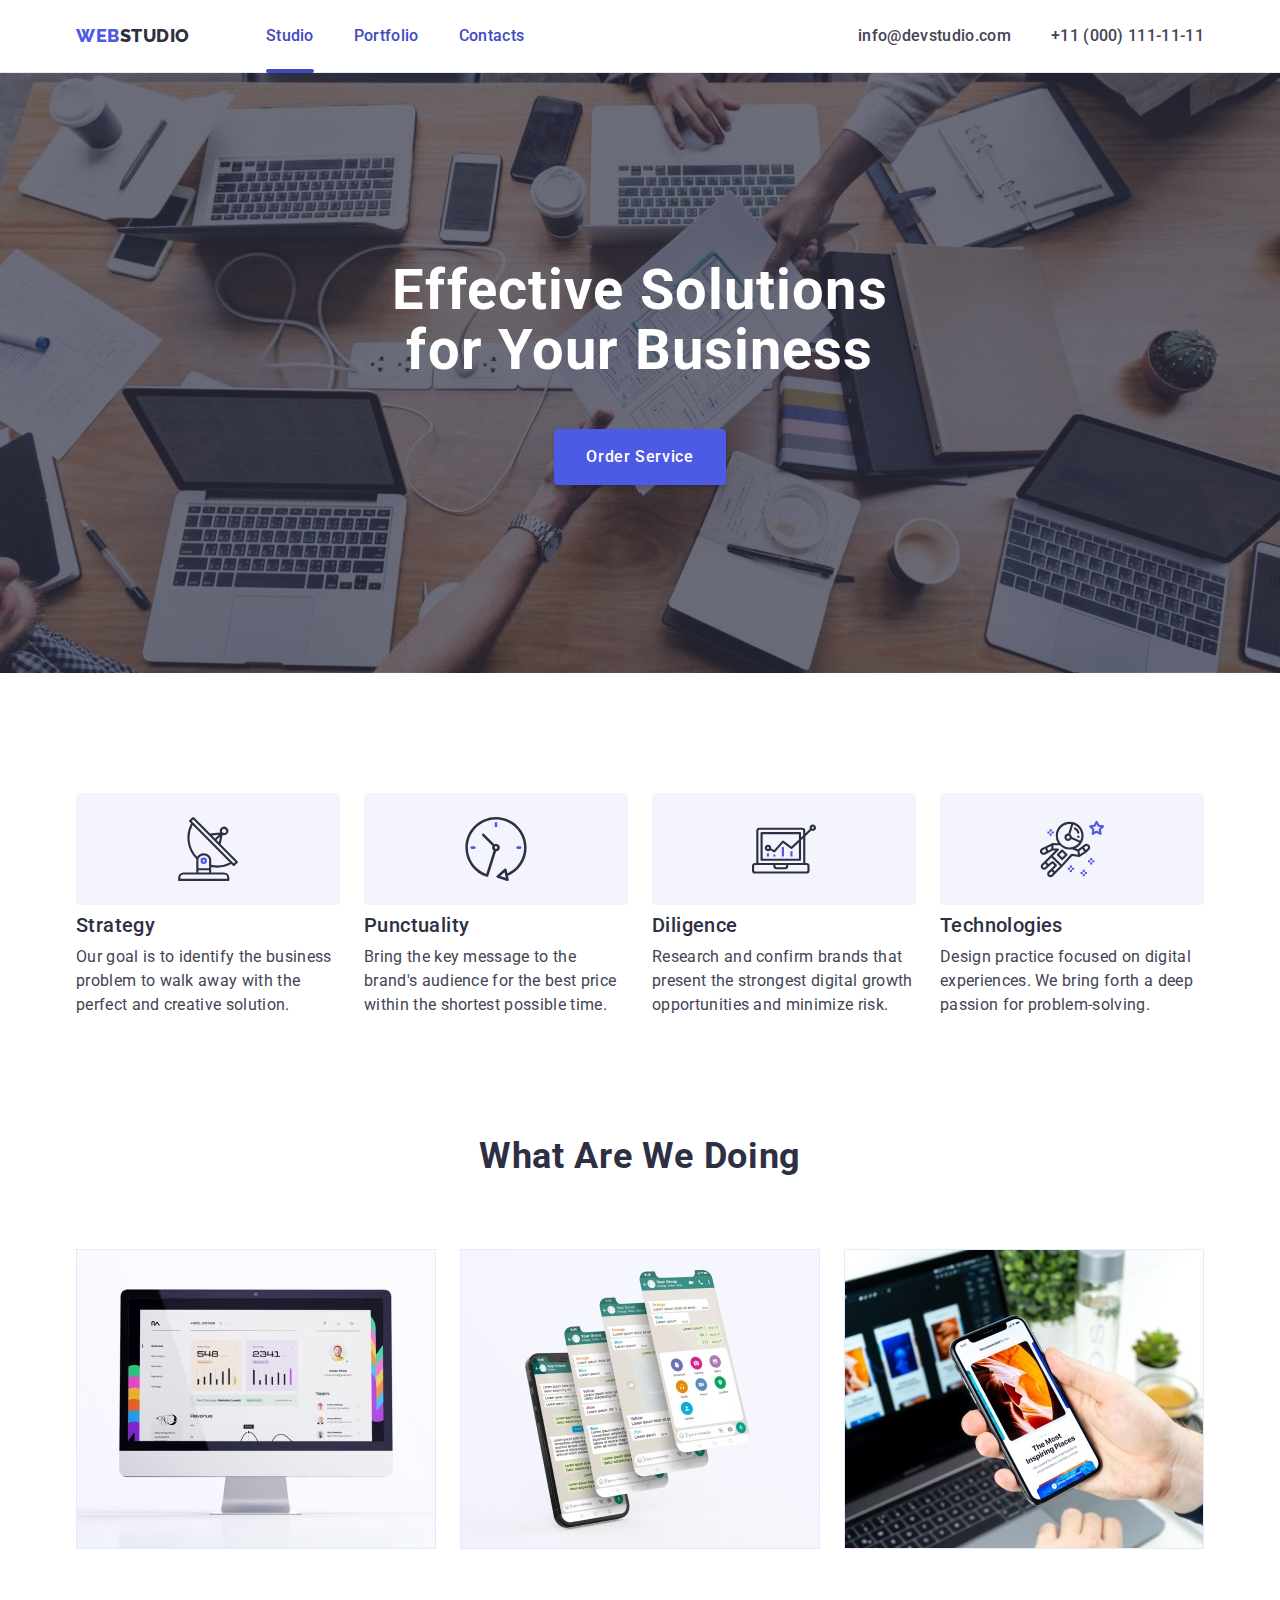
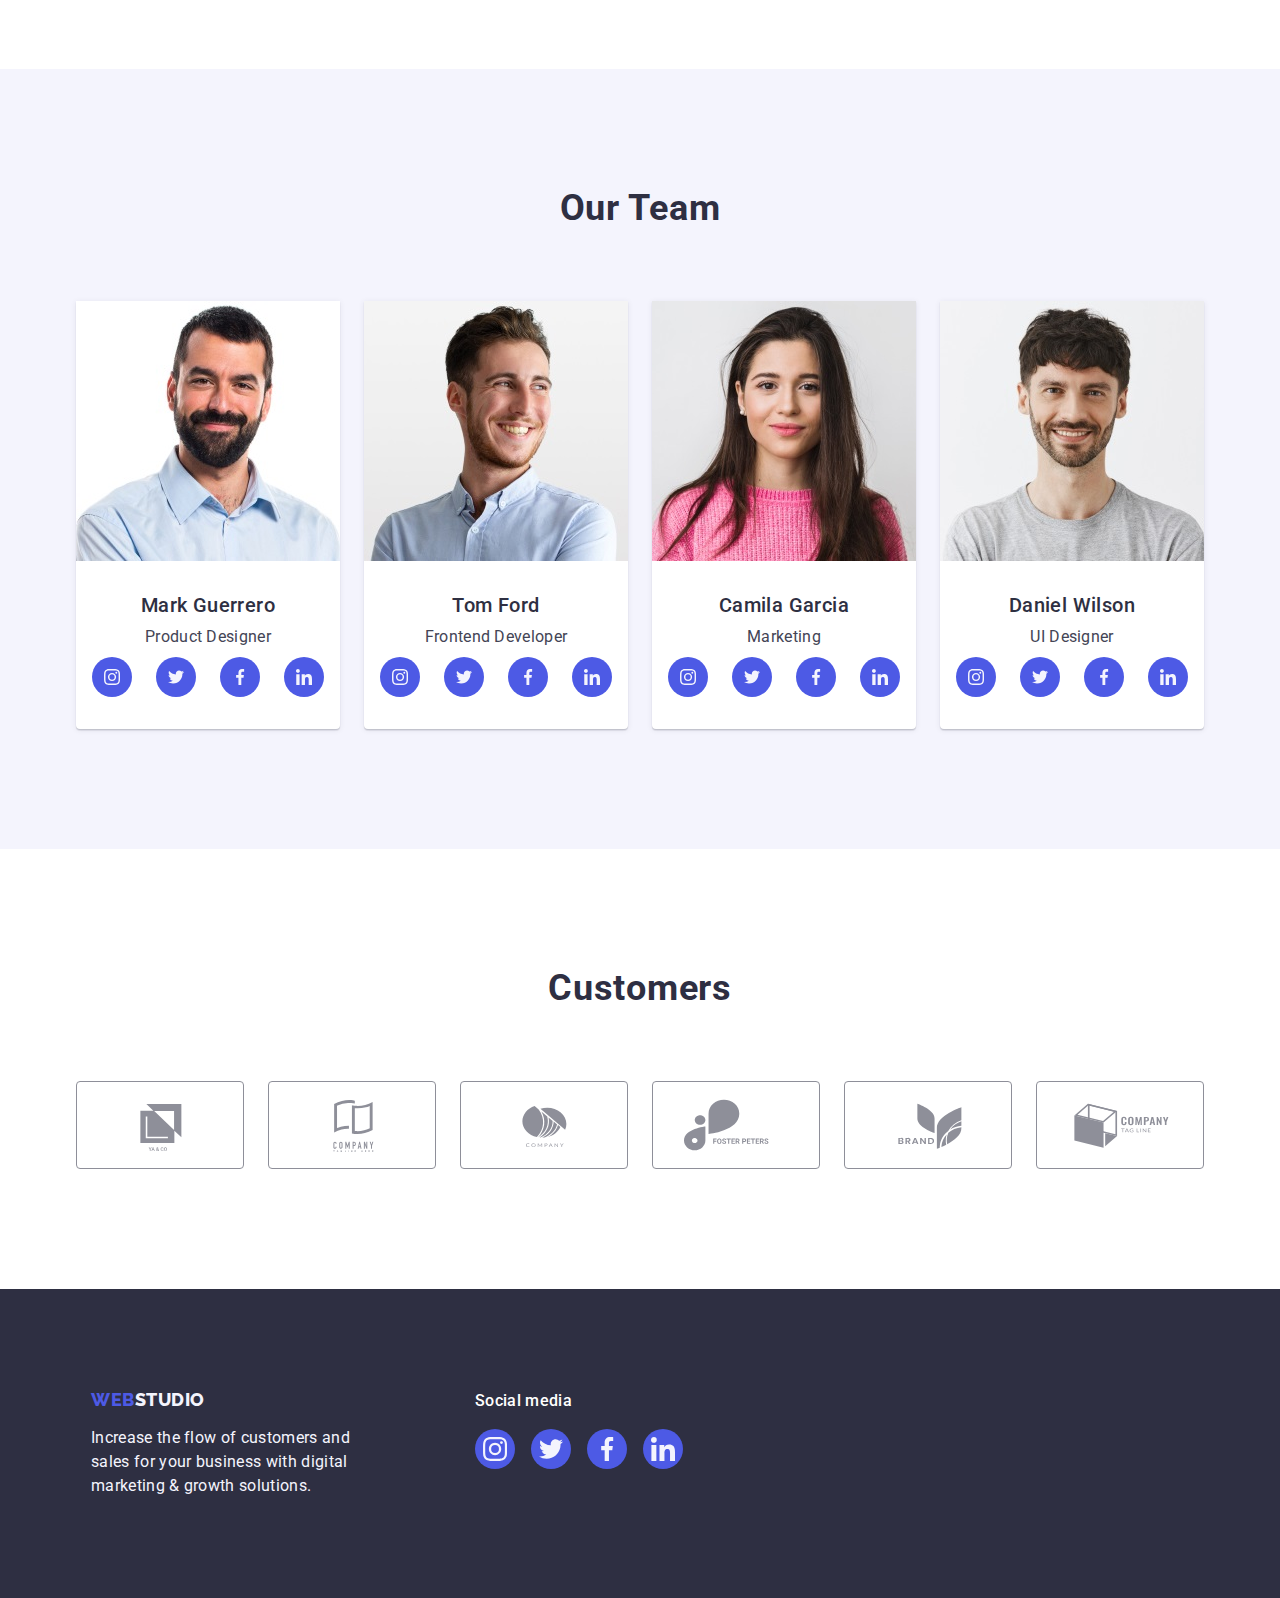
<file: index.html>
<!DOCTYPE html>
<html lang="en">
  <head>
    <meta charset="UTF-8" />
    <meta http-equiv="X-UA-Compatible" content="IE=edge" />
    <meta name="viewport" content="width=device-width, initial-scale=1.0" />
    <meta name="description" content="Effective Solutions for Your Business" />
    <!-- Normalize -->
    <link
      href="https://cdn.jsdelivr.net/npm/modern-normalize@2.0.0/modern-normalize.min.css"
      rel="stylesheet"
    />
    <!-- Fonts -->
    <link rel="preconnect" href="https://fonts.googleapis.com" />
    <link rel="preconnect" href="https://fonts.gstatic.com" crossorigin />
    <link
      href="https://fonts.googleapis.com/css2?family=Raleway:wght@800&family=Roboto:wght@400;500;700;900&display=swap"
      rel="stylesheet"
    />
    <!-- Castom-styles -->
    <link rel="stylesheet" href="./css/styles.css" />
    <title>Webstudio</title>
  </head>
  <body class="page">
    <!--Header-section -->
    <header class="header">
      <div class="header-container container">
        <nav class="header-nav">
          <a class="logo link" href="./index.html"
            >Web<span class="logo-dark-title">Studio</span></a
          >
          <ul class="header-list list">
            <li class="header-item">
              <a class="header-link link active" href="./index.html">Studio</a>
            </li>
            <li class="header-item">
              <a class="header-link link" href="./portfolio.html">Portfolio</a>
            </li>
            <li class="header-item">
              <a class="header-link link" href="">Contacts</a>
            </li>
          </ul>
        </nav>
        <address class="header-address">
          <ul class="header-address-list list">
            <li class="header-address-item">
              <a
                class="header-address-link link"
                href="mailto:info@devstudio.com"
                >info@devstudio.com</a
              >
            </li>
            <li class="header-address-item">
              <a class="header-address-link link" href="tel:+110001111111"
                >+11 (000) 111-11-11</a
              >
            </li>
          </ul>
        </address>
      </div>
    </header>
    <!-- Main-block-->
    <main class="main">
      <!-- Hero-section -->
      <section class="section hero">
        <div class="container hero-container">
          <h1 class="hero-title">Effective Solutions for Your Business</h1>
          <button class="hero-button" type="button" data-modal-open>
            Order Service
          </button>
        </div>
      </section>
      <!-- About-us-section-->
      <section class="section about-us">
        <div class="container">
          <h2 class="visually-hidden">content</h2>
          <ul class="list about-us-list">
            <!-- Strategy-subsection -->
            <li class="about-us-item card-set-items">
              <div class="about-us-icon-box">
                <svg class="about-us-icon" width="64" height="64">
                  <use href="./images/icons.svg#antenna"></use>
                </svg>
              </div>
              <h3 class="about-us-subtitle subtitle">Strategy</h3>
              <p class="about-us-text">
                Our goal is to identify the business problem to walk away with
                the perfect and creative solution.
              </p>
            </li>
            <!-- Punctuality-subsection-->
            <li class="about-us-item card-set-items">
              <div class="about-us-icon-box">
                <svg class="about-us-icon" width="64" height="64">
                  <use href="./images/icons.svg#clock"></use>
                </svg>
              </div>
              <h3 class="about-us-subtitle subtitle">Punctuality</h3>
              <p class="about-us-text">
                Bring the key message to the brand's audience for the best price
                within the shortest possible time.
              </p>
            </li>
            <!-- Diligence-subsection -->
            <li class="about-us-item card-set-items">
              <div class="about-us-icon-box">
                <svg class="about-us-icon" width="64" height="64">
                  <use href="./images/icons.svg#diagram"></use>
                </svg>
              </div>
              <h3 class="about-us-subtitle subtitle">Diligence</h3>
              <p class="about-us-text">
                Research and confirm brands that present the strongest digital
                growth opportunities and minimize risk.
              </p>
            </li>
            <!-- Technologies-subsection -->
            <li class="about-us-item card-set-items">
              <div class="about-us-icon-box">
                <svg class="about-us-icon" width="64" height="64">
                  <use href="./images/icons.svg#astronaut"></use>
                </svg>
              </div>
              <h3 class="about-us-subtitle subtitle">Technologies</h3>
              <p class="about-us-text">
                Design practice focused on digital experiences. We bring forth a
                deep passion for problem-solving.
              </p>
            </li>
          </ul>
        </div>
      </section>
      <!--Projects-section-->
      <section class="section projects">
        <div class="container">
          <h2 class="projects-title title">What are we doing</h2>
          <ul class="list projects-list card-set">
            <li class="projects-item card-set-items">
              <img
                src="./images/main.index/img1.jpg"
                alt="Monitor Screen"
                width="360"
              />
            </li>
            <li class="projects-item card-set-items">
              <img
                src="./images/main.index/img2.jpg"
                alt="Widgets for mobile phones"
                width="360"
              />
            </li>
            <li class="projects-item card-set-items">
              <img
                src="./images/main.index/img3.jpg"
                alt="Monitor and cell phone"
                width="360"
              />
            </li>
          </ul>
        </div>
      </section>
      <!--Our-team-section-->
      <section class="section our-team">
        <div class="container">
          <h2 class="our-team-title title">Our Team</h2>
          <ul class="list our-team-list card-set">
            <!-- Mark Guerrero-subsection -->
            <li class="our-team-item card-set-items">
              <img
                src="./images/main.index/photo1.jpg"
                alt="Mark Guerrero photo"
                width="264"
              />
              <div class="our-team-text-container">
                <h3 class="our-team-subtitle subtitle">Mark Guerrero</h3>
                <p class="our-team-text">Product Designer</p>

                <ul class="our-team-link-list">
                  <li class="our-team-link-item">
                    <a href="" class="our-team-link" aria-label="Instagram">
                      <svg class="our-team-icon" width="16" height="16">
                        <use href="./images/icons.svg#insta"></use>
                      </svg>
                    </a>
                  </li>
                  <li class="our-team-link-item">
                    <a href="" class="our-team-link" aria-label="Titter">
                      <svg class="our-team-icon" width="16" height="16">
                        <use href="./images/icons.svg#twitter"></use>
                      </svg>
                    </a>
                  </li>
                  <li class="our-team-link-item">
                    <a href="" class="our-team-link" aria-label="Facebook">
                      <svg class="our-team-icon" width="16" height="16">
                        <use href="./images/icons.svg#facebook"></use>
                      </svg>
                    </a>
                  </li>
                  <li class="our-team-link-item">
                    <a href="" class="our-team-link" aria-label="Linkedin">
                      <svg class="our-team-icon" width="16" height="16">
                        <use href="./images/icons.svg#linkedin"></use>
                      </svg>
                    </a>
                  </li>
                </ul>
              </div>
            </li>
            <!-- Tom-Ford-subsection -->
            <li class="our-team-item card-set-items">
              <img
                src="./images/main.index/photo2.jpg"
                alt="Tom Ford' photo"
                width="264"
              />
              <div class="our-team-text-container">
                <h3 class="our-team-subtitle subtitle">Tom Ford</h3>
                <p class="our-team-text">Frontend Developer</p>

                <ul class="our-team-link-list">
                  <li class="our-team-link-item">
                    <a href="" class="our-team-link" aria-label="Instagram">
                      <svg class="our-team-icon" width="16" height="16">
                        <use href="./images/icons.svg#insta"></use>
                      </svg>
                    </a>
                  </li>
                  <li class="our-team-link-item">
                    <a href="" class="our-team-link" aria-label="Titter">
                      <svg class="our-team-icon" width="16" height="16">
                        <use href="./images/icons.svg#twitter"></use>
                      </svg>
                    </a>
                  </li>
                  <li class="our-team-link-item">
                    <a href="" class="our-team-link" aria-label="Facebook">
                      <svg class="our-team-icon" width="16" height="16">
                        <use href="./images/icons.svg#facebook"></use>
                      </svg>
                    </a>
                  </li>
                  <li class="our-team-link-item">
                    <a href="" class="our-team-link" aria-label="Linkedin">
                      <svg class="our-team-icon" width="16" height="16">
                        <use href="./images/icons.svg#linkedin"></use>
                      </svg>
                    </a>
                  </li>
                </ul>
              </div>
            </li>
            <!-- Camila-Garcia-subsection -->
            <li class="our-team-item card-set-items">
              <img
                src="./images/main.index/photo3.jpg"
                alt="Camila Garcia' photo"
                width="264"
              />
              <div class="our-team-text-container">
                <h3 class="our-team-subtitle subtitle">Camila Garcia</h3>
                <p class="our-team-text">Marketing</p>

                <ul class="our-team-link-list">
                  <li class="our-team-link-item">
                    <a href="" class="our-team-link" aria-label="Instagram">
                      <svg class="our-team-icon" width="16" height="16">
                        <use href="./images/icons.svg#insta"></use>
                      </svg>
                    </a>
                  </li>
                  <li class="our-team-link-item">
                    <a href="" class="our-team-link" aria-label="Titter">
                      <svg class="our-team-icon" width="16" height="16">
                        <use href="./images/icons.svg#twitter"></use>
                      </svg>
                    </a>
                  </li>
                  <li class="our-team-link-item">
                    <a href="" class="our-team-link" aria-label="Facebook">
                      <svg class="our-team-icon" width="16" height="16">
                        <use href="./images/icons.svg#facebook"></use>
                      </svg>
                    </a>
                  </li>
                  <li class="our-team-link-item">
                    <a href="" class="our-team-link" aria-label="Linkedin">
                      <svg class="our-team-icon" width="16" height="16">
                        <use href="./images/icons.svg#linkedin"></use>
                      </svg>
                    </a>
                  </li>
                </ul>
              </div>
            </li>
            <!-- Daniel-Wilson-subsection -->
            <li class="our-team-item card-set-items">
              <img
                src="./images/main.index/photo4.jpg"
                alt="Daniel Wilson' photo"
                width="264"
              />
              <div class="our-team-text-container">
                <h3 class="our-team-subtitle subtitle">Daniel Wilson</h3>
                <p class="our-team-text">UI Designer</p>

                <ul class="our-team-link-list">
                  <li class="our-team-link-item">
                    <a href="" class="our-team-link" aria-label="Instagram">
                      <svg class="our-team-icon" width="16" height="16">
                        <use href="./images/icons.svg#insta"></use>
                      </svg>
                    </a>
                  </li>
                  <li class="our-team-link-item">
                    <a href="" class="our-team-link" aria-label="Titter">
                      <svg class="our-team-icon" width="16" height="16">
                        <use href="./images/icons.svg#twitter"></use>
                      </svg>
                    </a>
                  </li>
                  <li class="our-team-link-item">
                    <a href="" class="our-team-link" aria-label="Facebook">
                      <svg class="our-team-icon" width="16" height="16">
                        <use href="./images/icons.svg#facebook"></use>
                      </svg>
                    </a>
                  </li>
                  <li class="our-team-link-item">
                    <a href="" class="our-team-link" aria-label="Linkedin">
                      <svg class="our-team-icon" width="16" height="16">
                        <use href="./images/icons.svg#linkedin"></use>
                      </svg>
                    </a>
                  </li>
                </ul>
              </div>
            </li>
          </ul>
        </div>
      </section>
      <!-- Cutomers section -->
      <section class="section customers-section">
        <div class="container customers-container">
          <h2 class="title customers-title">Customers</h2>
          <ul class="list cutomers-list">
            <li class="item customers-item">
              <a class="link customers-link" href="" aria-label="Logo-1">
                <svg class="icon customers-icon" width="104" height="56">
                  <use href="./images/icons.svg#Logo1"></use>
                </svg>
              </a>
            </li>
            <li class="item customers-item">
              <a class="link customers-link" href="" aria-label="Logo-2">
                <svg class="icon customers-icon" width="104" height="56">
                  <use href="./images/icons.svg#Logo2"></use>
                </svg>
              </a>
            </li>
            <li class="item customers-item">
              <a class="link customers-link" href="" aria-label="Logo-3">
                <svg class="icon customers-icon" width="104" height="56">
                  <use href="./images/icons.svg#Logo3"></use>
                </svg>
              </a>
            </li>
            <li class="item customers-item">
              <a class="link customers-link" href="" aria-label="Logo-4">
                <svg class="icon customers-icon" width="104" height="56">
                  <use href="./images/icons.svg#Logo4"></use>
                </svg>
              </a>
            </li>
            <li class="item customers-item">
              <a class="link customers-link" href="" aria-label="Logo-5">
                <svg class="icon customers-icon" width="104" height="56">
                  <use href="./images/icons.svg#Logo5"></use>
                </svg>
              </a>
            </li>
            <li class="item customers-item">
              <a class="link customers-link" href="" aria-label="Logo-6">
                <svg class="icon customers-icon" width="104" height="56">
                  <use href="./images/icons.svg#Logo6"></use>
                </svg>
              </a>
            </li>
          </ul>
        </div>
      </section>
    </main>
    <!--Footer-section-->
    <footer class="footer">
      <div class="container footer-container">
        <div class="footer-logo-container container">
          <a class="footer-logo logo link" href="./index.html"
            >Web<span class="logo-ligth-title">Studio</span></a
          >
          <p class="footer-text">
            Increase the flow of customers and sales for your business with
            digital marketing & growth solutions.
          </p>
        </div>
        <div class="footer-social-container container">
          <p class="footer-social-text">Social media</p>
          <ul class="footer-social-list">
            <li class="footer-social-item">
              <a href="" class="footer-social-link" aria-label="Instagram">
                <svg class="footer-social-icon" width="24" height="24">
                  <use href="./images/icons.svg#insta"></use>
                </svg>
              </a>
            </li>
            <li class="footer-social-item">
              <a href="" class="footer-social-link" aria-label="Twitter">
                <svg class="footer-social-icon" width="24" height="24">
                  <use href="./images/icons.svg#twitter"></use>
                </svg>
              </a>
            </li>
            <li class="footer-social-item">
              <a href="" class="footer-social-link" aria-label="Facebook">
                <svg class="footer-social-icon" width="24" height="24">
                  <use href="./images/icons.svg#facebook"></use>
                </svg>
              </a>
            </li>
            <li class="footer-social-item">
              <a href="" class="footer-social-link" aria-label="Linkedin">
                <svg class="footer-social-icon" width="24" height="24">
                  <use href="./images/icons.svg#linkedin"></use>
                </svg>
              </a>
            </li>
          </ul>
        </div>
      </div>
    </footer>
    <!-- Modal Window -->
    <div class="backdrop is-hidden" data-modal>
      <div class="modal">
        <button type="button" class="modal-btn" data-modal-close>
          <svg class="modal-icon" width="8" height="8">
            <use href="./images/icons.svg#close-black"></use>
          </svg>
        </button>
      </div>
    </div>
    <script src="./js/modal.js"></script>
  </body>
</html>
</file>
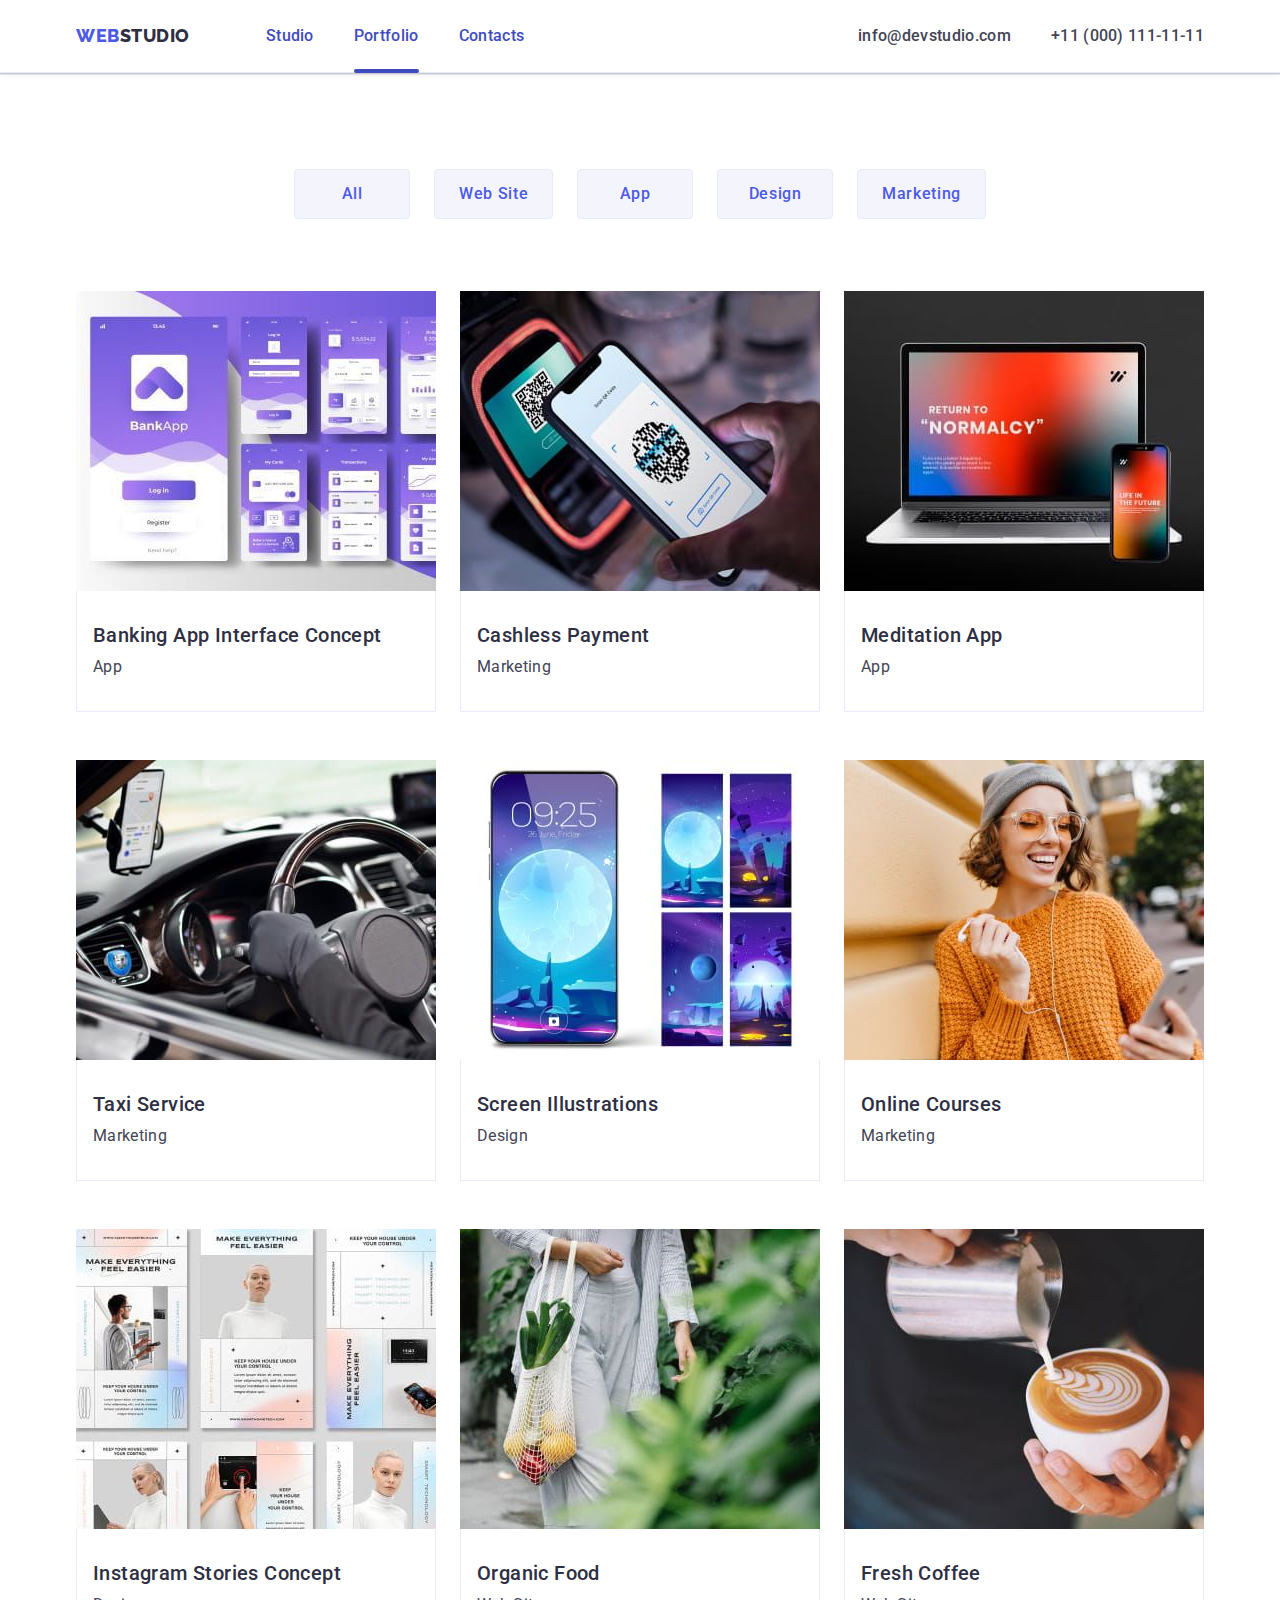
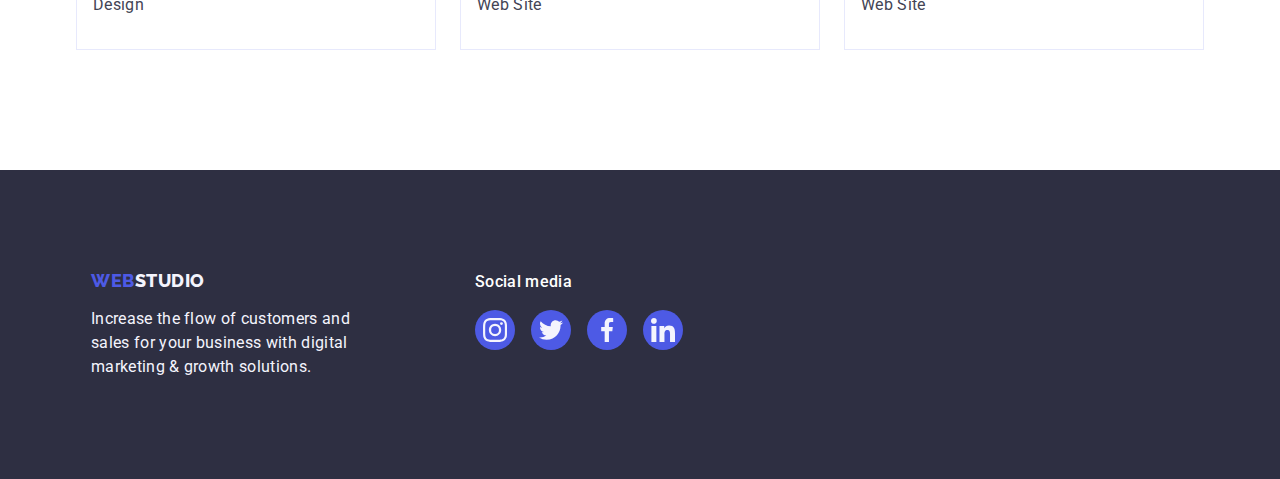
<file: portfolio.html>
<!DOCTYPE html>
<html lang="en">
  <head>
    <meta charset="UTF-8" />
    <meta http-equiv="X-UA-Compatible" content="IE=edge" />
    <meta name="viewport" content="width=device-width, initial-scale=1.0" />
    <!-- Normalize -->
    <link
      href="https://cdn.jsdelivr.net/npm/modern-normalize@2.0.0/modern-normalize.min.css"
      rel="stylesheet"
    />
    <!-- Fonts -->
    <link rel="preconnect" href="https://fonts.googleapis.com" />
    <link rel="preconnect" href="https://fonts.gstatic.com" crossorigin />
    <link
      href="https://fonts.googleapis.com/css2?family=Raleway:wght@800&family=Roboto:wght@400;500;700;900&display=swap"
      rel="stylesheet"
    />
    <!-- Castom-styles -->
    <link rel="stylesheet" href="./css/styles.css" />
    <title>Portfolio</title>
  </head>
  <body class="page">
    <!-- Header-section -->
    <header class="header">
      <div class="header-container container">
        <nav class="header-nav">
          <a class="logo link" href="./index.html"
            >Web<span class="logo-dark-title">Studio</span></a
          >
          <ul class="header-list list">
            <li class="header-item">
              <a class="header-link link" href="./index.html">Studio</a>
            </li>
            <li class="header-item">
              <a class="header-link link active" href="./portfolio.html"
                >Portfolio</a
              >
            </li>
            <li class="header-item">
              <a class="header-link link" href="">Contacts</a>
            </li>
          </ul>
        </nav>
        <address class="header-address">
          <ul class="header-address-list list">
            <li class="header-address-item">
              <a
                class="header-address-link link"
                href="mailto:info@devstudio.com"
                >info@devstudio.com</a
              >
            </li>
            <li class="header-address-item">
              <a class="header-address-link link" href="tel:+110001111111"
                >+11 (000) 111-11-11</a
              >
            </li>
          </ul>
        </address>
      </div>
    </header>
    <!-- Main-block  -->
    <main class="main">
      <section class="section portfolio">
        <div class="container">
          <h1 class="visually-hidden">Webstudios Portfolio Page</h1>
          <!-- Navigation-list -->
          <ul class="list portfolio-nav card-set">
            <li class="portfolio-nav-item">
              <button class="portfolio-nav-button" type="button">All</button>
            </li>
            <li class="portfolio-nav-item">
              <button class="portfolio-nav-button" type="button">
                Web Site
              </button>
            </li>
            <li class="portfolio-nav-item">
              <button class="portfolio-nav-button" type="button">App</button>
            </li>
            <li class="portfolio-nav-item">
              <button class="portfolio-nav-button" type="button">Design</button>
            </li>
            <li class="portfolio-nav-item">
              <button class="portfolio-nav-button" type="button">
                Marketing
              </button>
            </li>
          </ul>
          <!-- Portfolio-list -->
          <ul class="list portfolio-list card-set">
            <li class="portfolio-item card-set-items">
              <a class="portfolio-link link" href="">
                <div class="portfolio-overlay">
                  <img
                    src="./images/portfolio/img1.jpg"
                    alt="Widgets of the online banking application"
                    width="360"
                  />
                  <p class="portfolio-overlay-text">
                    14 Stylish and User-Friendly App Design Concepts · Task
                    Manager App · Calorie Tracker App · Exotic Fruit Ecommerce
                    App · Cloud Storage App
                  </p>
                </div>
                <div class="portfolio-text-container">
                  <h2 class="portfolio-subtitle subtitle">
                    Banking App Interface Concept
                  </h2>
                  <p class="portfolio-text">App</p>
                </div>
              </a>
            </li>
            <li class="portfolio-item card-set-items">
              <a class="portfolio-link link" href="">
                <div class="portfolio-overlay">
                  <img
                    src="./images/portfolio/img2.jpg"
                    alt="Payment using mobile phone scanning"
                    width="360"
                  />
                  <p class="portfolio-overlay-text">
                    14 Stylish and User-Friendly App Design Concepts · Task
                    Manager App · Calorie Tracker App · Exotic Fruit Ecommerce
                    App · Cloud Storage App
                  </p>
                </div>
                <div class="portfolio-text-container">
                  <h2 class="portfolio-subtitle subtitle">Cashless Payment</h2>
                  <p class="portfolio-text">Marketing</p>
                </div>
              </a>
            </li>
            <li class="portfolio-item card-set-items">
              <a class="portfolio-link link" href="">
                <div class="portfolio-overlay">
                  <img
                    src="./images/portfolio/img3.jpg"
                    alt="Two scrins. Monitor and mobile phone"
                    width="360"
                  />
                  <p class="portfolio-overlay-text">
                    14 Stylish and User-Friendly App Design Concepts · Task
                    Manager App · Calorie Tracker App · Exotic Fruit Ecommerce
                    App · Cloud Storage App
                  </p>
                </div>
                <div class="portfolio-text-container">
                  <h2 class="portfolio-subtitle subtitle">Meditation App</h2>
                  <p class="portfolio-text">App</p>
                </div>
              </a>
            </li>
            <li class="portfolio-item card-set-items">
              <a class="portfolio-link link" href="">
                <div class="portfolio-overlay">
                  <img
                    src="./images/portfolio/img4.jpg"
                    alt="Driver's steering wheel held by the driver"
                    width="360"
                  />
                  <p class="portfolio-overlay-text">
                    14 Stylish and User-Friendly App Design Concepts · Task
                    Manager App · Calorie Tracker App · Exotic Fruit Ecommerce
                    App · Cloud Storage App
                  </p>
                </div>
                <div class="portfolio-text-container">
                  <h2 class="portfolio-subtitle subtitle">Taxi Service</h2>
                  <p class="portfolio-text">Marketing</p>
                </div>
              </a>
            </li>
            <li class="portfolio-item card-set-items">
              <a class="portfolio-link link" href="">
                <div class="portfolio-overlay">
                  <img
                    src="./images/portfolio/img5.jpg"
                    alt="Five screenshots of different themes"
                    width="360"
                  />
                  <p class="portfolio-overlay-text">
                    14 Stylish and User-Friendly App Design Concepts · Task
                    Manager App · Calorie Tracker App · Exotic Fruit Ecommerce
                    App · Cloud Storage App
                  </p>
                </div>
                <div class="portfolio-text-container">
                  <h2 class="portfolio-subtitle subtitle">
                    Screen Illustrations
                  </h2>
                  <p class="portfolio-text">Design</p>
                </div>
              </a>
            </li>
            <li class="portfolio-item card-set-items">
              <a class="portfolio-link link" href="">
                <div class="portfolio-overlay">
                  <img
                    src="./images/portfolio/img6.jpg"
                    alt="A smiling girl in an orange sweater and glasses looking at a mobile screen"
                    width="360"
                  />
                  <p class="portfolio-overlay-text">
                    14 Stylish and User-Friendly App Design Concepts · Task
                    Manager App · Calorie Tracker App · Exotic Fruit Ecommerce
                    App · Cloud Storage App
                  </p>
                </div>
                <div class="portfolio-text-container">
                  <h2 class="portfolio-subtitle subtitle">Online Courses</h2>
                  <p class="portfolio-text">Marketing</p>
                </div>
              </a>
            </li>
            <li class="portfolio-item card-set-items">
              <a class="portfolio-link link" href="">
                <div class="portfolio-overlay">
                  <img
                    src="./images/portfolio/img7.jpg"
                    alt="Six examples of stories in Instagram with a single concept"
                    width="360"
                  />
                  <p class="portfolio-overlay-text">
                    14 Stylish and User-Friendly App Design Concepts · Task
                    Manager App · Calorie Tracker App · Exotic Fruit Ecommerce
                    App · Cloud Storage App
                  </p>
                </div>
                <div class="portfolio-text-container">
                  <h2 class="portfolio-subtitle subtitle">
                    Instagram Stories Concept
                  </h2>
                  <p class="portfolio-text">Design</p>
                </div>
              </a>
            </li>
            <li class="portfolio-item card-set-items">
              <a class="portfolio-link link" href="">
                <div class="portfolio-overlay">
                  <img
                    src="./images/portfolio/img8.jpg"
                    alt="A bag with groceries and fruits on the shoulder of a girl"
                    width="360"
                  />
                  <p class="portfolio-overlay-text">
                    14 Stylish and User-Friendly App Design Concepts · Task
                    Manager App · Calorie Tracker App · Exotic Fruit Ecommerce
                    App · Cloud Storage App
                  </p>
                </div>
                <div class="portfolio-text-container">
                  <h2 class="portfolio-subtitle subtitle">Organic Food</h2>
                  <p class="portfolio-text">Web Site</p>
                </div>
              </a>
            </li>
            <li class="portfolio-item card-set-items">
              <a class="portfolio-link link" href="">
                <div class="portfolio-overlay">
                  <img
                    src="./images/portfolio/img9.jpg"
                    alt="A barista is drawing a pattern with cream on a coffee cup"
                    width="360"
                  />
                  <p class="portfolio-overlay-text">
                    14 Stylish and User-Friendly App Design Concepts · Task
                    Manager App · Calorie Tracker App · Exotic Fruit Ecommerce
                    App · Cloud Storage App
                  </p>
                </div>
                <div class="portfolio-text-container">
                  <h2 class="portfolio-subtitle subtitle">Fresh Coffee</h2>
                  <p class="portfolio-text">Web Site</p>
                </div>
              </a>
            </li>
          </ul>
        </div>
      </section>
    </main>
    <!-- Footer-section -->
    <footer class="footer">
      <div class="container footer-container">
        <div class="footer-logo-container container">
          <a class="footer-logo logo link" href="./index.html"
            >Web<span class="logo-ligth-title">Studio</span></a
          >
          <p class="footer-text">
            Increase the flow of customers and sales for your business with
            digital marketing & growth solutions.
          </p>
        </div>
        <div class="footer-social-container container">
          <p class="footer-social-text">Social media</p>
          <ul class="footer-social-list">
            <li class="footer-social-item">
              <a href="" class="footer-social-link" aria-label="Instagram">
                <svg class="footer-social-icon" width="24" height="24">
                  <use href="./images/icons.svg#insta"></use>
                </svg>
              </a>
            </li>
            <li class="footer-social-item">
              <a href="" class="footer-social-link" aria-label="Twitter">
                <svg class="footer-social-icon" width="24" height="24">
                  <use href="./images/icons.svg#twitter"></use>
                </svg>
              </a>
            </li>
            <li class="footer-social-item">
              <a href="" class="footer-social-link" aria-label="Facebook">
                <svg class="footer-social-icon" width="24" height="24">
                  <use href="./images/icons.svg#facebook"></use>
                </svg>
              </a>
            </li>
            <li class="footer-social-item">
              <a href="" class="footer-social-link" aria-label="Linkedin">
                <svg class="footer-social-icon" width="24" height="24">
                  <use href="./images/icons.svg#linkedin"></use>
                </svg>
              </a>
            </li>
          </ul>
        </div>
      </div>
    </footer>
  </body>
</html>
</file>
<file: css/styles.css>
:root {
  /* Colors */
  --main-text-color: #434455;
  --main-title-color: #2e2f42;
  --main-hover-cl: #404bbf;
  --main-light-bg: #ffffff;
  --main-dark-bg: #2e2f42;
  --main-btn-cl: #4d5ae5;
  --main-btn-bg: #f4f4fd;
  --cornflower: #e7e9fc;

  --items: 4;
  --indent-vertical: 24px;
  --indent-horizontal: var(--indent-vertical);
}
/**
  |============================
  | Common styles
  |============================
*/

body {
  font-family: 'Roboto', sans-serif;
  color: var(--main-text-color);
  background-color: var(--main-light-bg);
}
/* Reset */
h1,
h2,
h3,
h4,
h5,
h6,
p {
  margin: 0;
}
.link,
a {
  display: block;
  text-decoration: none;
  color: currentColor;
}
.list,
ul,
ol {
  list-style: none;
  margin: 0;
  padding: 0;
}
.btn,
button {
  font-family: inherit;
  cursor: pointer;
}
img {
  display: block;
}
/**
  |============================
  | Base styles
  |============================
*/
.main {
}
.visually-hidden {
  position: absolute;
  width: 1px;
  height: 1px;
  margin: -1px;
  border: 0;
  padding: 0;
  white-space: nowrap;
  clip-path: inset(100%);
  clip: rect(0 0 0 0);
  overflow: hidden;
}
.section {
}
.card-set {
  display: flex;
  flex-wrap: wrap;
  row-gap: var(--indent-vertical);
  column-gap: var(--indent-horizontal);
}
.card-set-items {
  flex-basis: calc(
    (100%-var(--indent-vertical) * (var(--items)-1)) / var(--items)
  );
}

.container {
  width: 1158px;
  margin-left: auto;
  margin-right: auto;
  padding-left: 15px;
  padding-right: 15px;
  /* outline: 2px solid red; */
  /* outline-offset: -2px; */
}

.title {
  font-weight: 700;
  font-size: 36px;
  line-height: 1.11;
  letter-spacing: 0.02em;
  text-align: center;
  text-transform: capitalize;
  color: var(--main-title-color);
}
.subtitle {
  font-weight: 500;
  font-size: 20px;
  line-height: 1.2;
  letter-spacing: 0.02em;
  color: var(--main-title-color);
}

/**
  |============================
  | Header styles
  |============================
*/
.header {
  border-bottom: 1px solid #e7e9fc;
  box-shadow: 0px 2px 1px rgba(46, 47, 66, 0.08),
    0px 1px 1px rgba(46, 47, 66, 0.16), 0px 1px 6px rgba(46, 47, 66, 0.08);
}
.header-container {
  display: flex;
  align-items: center;
  justify-content: space-between;
}
.logo {
  margin-right: 76px;
  font-family: 'Raleway', sans-serif;
  font-style: normal;
  text-transform: uppercase;
  font-weight: 800;
  font-size: 18px;
  line-height: 1.17;
  letter-spacing: 0.03em;
  color: #4d5ae5;
}
.logo-dark-title {
  color: var(--main-title-color);
}
.header-nav {
  display: flex;
  align-items: center;
}
.header-list {
  display: flex;
  align-items: center;
  gap: 40px;
}
.header-item {
}
.header-link {
  position: relative;
  font-weight: 500;
  font-size: 16px;
  line-height: 1.5;
  letter-spacing: 0.02em;
  color: #404bbf;
  padding: 24px 0;
  transition: color 250ms cubic-bezier(0.4, 0, 0.2, 1);
}
.header-link.active::after {
  content: '';
  position: absolute;
  bottom: 0;
  left: 0;
  display: block;

  width: 100%;
  height: 4px;

  background-color: #404bbf;
  border-radius: 2px;
  bottom: -1px;
}
.header-link:hover,
.header-link:focus {
  color: var(--main-hover-cl);
}
.header-link:active {
  color: #4d5ae5;
}
.header-address {
  font-style: normal;
}

.header-address-list {
  display: flex;
  align-items: center;
  gap: 40px;
}
.header-address-item {
  font-weight: 500;
  font-size: 16px;
  line-height: 1.5;
  letter-spacing: 0.02em;
}

.header-address-link:hover,
.header-address-link:focus {
  color: var(--main-hover-cl);
}
.header-address-link:active {
  color: #4d5ae5;
}
.header-address-link {
  font-size: 16px;
  line-height: 1.5;
  letter-spacing: 0.02em;
  color: var(--main-text-color);
  transition: color 250ms cubic-bezier(0.4, 0, 0.2, 1);
}
/**
  |============================
  | Main styles webstudio page
  |============================
*/
/* Hero-section */
.hero {
  padding-top: 188px;
  padding-bottom: 188px;
  background: var(--main-dark-bg);
  background-image: linear-gradient(
      rgba(46, 47, 66, 0.7),
      rgba(46, 47, 66, 0.7)
    ),
    url(../images/img-name.jpg);
  background-repeat: no-repeat;
  background-size: cover;
  background-position: center;
  max-width: 1440px;
  margin: 0 auto;
}
.hero-container {
}

.hero-title {
  display: flex;
  max-width: 496px;
  flex-direction: column;
  flex-shrink: 0;
  font-weight: 700;
  font-size: 56px;
  line-height: 1.07;
  letter-spacing: 1.12px;
  text-align: center;
  color: #ffffff;
  margin: 0 auto 48px;
}
.hero-button {
  display: block;
  min-width: 169px;
  height: 56px;
  padding: 16px 32px;
  font-weight: 500;
  font-size: 16px;
  line-height: 1.5;
  letter-spacing: 0.04em;
  background: var(--main-btn-cl);
  color: #ffffff;
  border: none;
  border-radius: 4px;
  box-shadow: 0px 4px 4px 0px rgba(0, 0, 0, 0.15);
  margin: 0 auto;
  transition: background-color 250ms cubic-bezier(0.4, 0, 0.2, 1);
}
.hero-button:hover,
.hero-button:focus {
  background-color: var(--main-hover-cl);
}
/* About-Us-section */

.about-us {
  padding: 120px 0;
}
.about-us-list {
  display: flex;
  align-items: center;
  gap: 24px;
}
.about-us-subtitle {
  margin-bottom: 8px;
}
.about-us-text {
  font-size: 16px;
  line-height: 1.5;
  letter-spacing: 0.02em;
  color: var(--main-text-color);
}
.about-us-icon-box {
  display: flex;
  justify-content: center;
  align-items: center;
  width: 264px;
  height: 112px;
  border-radius: 4px;
  background-color: #f4f4fd;
  margin-bottom: 8px;
}
.about-us-icon {
}

/* Projects-section */

.projects {
  padding-bottom: 120px;
}
.projects-title {
  margin-bottom: 72px;
}
.projects-list {
  display: flex;
  align-items: center;
  gap: 24px;
}
.projects-item {
  flex-basis: calc((100% - 3 * 16px) / 3);
}
/* Our-team-section */
.our-team {
  padding: 120px 0;
  background-color: #f4f4fd;
}
.our-team-title {
  margin-bottom: 72px;
}
.our-team-list {
  display: flex;
  align-items: center;
  gap: 24px;
}
.our-team-item {
  flex-basis: calc((100% - 3 * 24px) / 4);
  border-radius: 0px 0px 4px 4px;
  background-color: #ffffff;
  box-shadow: 0px 2px 1px 0px rgba(46, 47, 66, 0.08),
    0px 1px 1px 0px rgba(46, 47, 66, 0.16),
    0px 1px 6px 0px rgba(46, 47, 66, 0.08);
}
.our-team-text-container {
  display: flex;
  flex-direction: column;
  align-items: center;
  justify-content: center;

  padding: 32px 0;
}
.our-team-subtitle {
  text-align: center;
  margin-bottom: 8px;
}
.our-team-text {
  font-size: 16px;
  line-height: 1.5;
  letter-spacing: 0.02em;
  color: var(--main-text-color);
  text-align: center;
  margin-bottom: 8px;
}

.our-team-link-list {
  display: flex;
  justify-content: center;
  gap: 24px;
}

.our-team-link-item {
  width: 40px;
  height: 40px;
}
.our-team-link {
  display: flex;
  justify-content: center;
  align-items: center;

  width: 100%;
  height: 100%;

  border-radius: 50%;
  background-color: #4d5ae5;

  transition: background-color 250ms cubic-bezier(0.4, 0, 0.2, 1);
}
.our-team-link:hover,
.our-team-link:focus {
  background-color: #404bbf;
}
.our-team-icon {
  fill: #f4f4fd;
}
/* Customers section */

.customers-section {
  padding: 120px 0;
}
.customers-container {
}
.customers-title {
  margin-bottom: 72px;
}
.cutomers-list {
  display: flex;
  justify-content: center;
  gap: 24px;
}
.customers-item {
  width: calc((100%-120px) / 6);
}
.customers-link {
  display: flex;
  justify-content: center;
  align-items: center;

  width: 168px;
  height: 88px;

  border: 1px solid #8e8f99;
  border-radius: 4px;
  color: #8e8f99;

  transition: border-color 250ms cubic-bezier(0.4, 0, 0.2, 1),
    color 250ms cubic-bezier(0.4, 0, 0.2, 1);
}

.customers-link:hover,
.customers-link:focus {
  color: #404bbf;
  border-color: #404bbf;
}
.customers-icon {
  fill: currentColor;
  transition: fill 250ms cubic-bezier(0.4, 0, 0.2, 1);
}

.customers-link:hover .customers-icon,
.customers-link:focus .customers-icon {
  fill: #404bbf;
}
/**
   |============================
   | Main styles portfolio page
   |============================
 */
.portfolio {
  padding-top: 96px;
  padding-bottom: 120px;
}
.portfolio-nav {
  justify-content: center;
  align-items: center;
  margin-bottom: 72px;
}
.portfolio-nav-item {
  transition: color 250ms cubic-bezier(0.4, 0, 0.2, 1),
    background-color 250ms cubic-bezier(0.4, 0, 0.2, 1),
    border-color 250ms cubic-bezier(0.4, 0, 0.2, 1),
    box-shadow 250ms cubic-bezier(0.4, 0, 0.2, 1);
}
.portfolio-nav-button {
  min-width: 116px;
  min-height: 48;
  padding: 12px 24px;
  font-family: 'Roboto', sans-serif;
  font-weight: 500;
  font-size: 16px;
  line-height: 1.5;
  letter-spacing: 0.04em;
  cursor: pointer;
  color: var(--main-btn-cl);
  background-color: var(--main-btn-bg);
  border-radius: 4px;
  border: 1px solid var(--cornflower);
  transition: color 250ms cubic-bezier(0.4, 0, 0.2, 1),
    background-color 250ms cubic-bezier(0.4, 0, 0.2, 1),
    border-color 250ms cubic-bezier(0.4, 0, 0.2, 1),
    box-shadow 250ms cubic-bezier(0.4, 0, 0.2, 1);
}
.portfolio-nav-button:hover,
.portfolio-nav-button:focus {
  color: #ffffff;
  background-color: var(--main-hover-cl);
  border: 1px solid transparent;
  box-shadow: 0px 3px 1px rgba(0, 0, 0, 0.1), 0px 2px 1px rgba(0, 0, 0, 0.08),
    0px 2px 2px rgba(0, 0, 0, 0.12);
}
.portfolio-list {
  --items: 3;
  --indent-horizontal: 24px;
  --indent-vertical: 48px;
}
.portfolio-item {
  position: relative;
  flex-basis: calc((100% - 24px * 2) / 3);
  overflow: hidden;
}

.portfolio-link {
  display: block;
  transition: box-shadow 250ms cubic-bezier(0.4, 0, 0.2, 1);
}
.portfolio-link:hover,
.portfolio-link:focus {
  box-shadow: 0px 1px 6px rgba(46, 47, 66, 0.08),
    0px 1px 1px rgba(46, 47, 66, 0.16), 0px 2px 1px rgba(46, 47, 66, 0.08);
}
.portfolio-link:hover
  .portfolio-text-container
  .portfolio-link:focus
  .portfolio-text-container {
  transform: translateY(0);
}
.portfolio-text-container {
  position: relative;

  display: flex;
  padding: 32px 16px;
  flex-direction: column;
  align-items: left;
  flex-shrink: 0;
  border: 1px solid var(--cornflower, #e7e9fc);
  border-top: none;
  background-color: #ffffff;

  z-index: 5;
}
.portfolio-subtitle {
  margin-bottom: 8px;
}
.portfolio-text {
  font-size: 16px;
  line-height: 1.5;
  letter-spacing: 0.02em;
  color: var(--main-text-color);
}

.portfolio-overlay {
  position: relative;
  overflow: hidden;
}
.portfolio-overlay-text {
  display: block;
  position: absolute;
  top: 0;

  font-size: 16px;
  line-height: 1.5;
  letter-spacing: 0.02em;
  color: #f4f4fd;

  padding: 40px 32px;

  background-color: #4d5ae5;
  width: 100%;
  height: 100%;

  transform: translateY(100%);

  transition: transform 250ms cubic-bezier(0.4, 0, 0.2, 1);
}
.portfolio-link:hover .portfolio-overlay-text,
.portfolio-link:focus .portfolio-overlay-text {
  transform: translateY(0);
}

/**
  |============================
  | Footer styles
  |============================
*/
.footer {
  padding-top: 100px;
  padding-bottom: 100px;
  background-color: var(--main-dark-bg);
}
.footer-container {
  display: flex;
  align-items: baseline;
}
.footer-logo-container {
  flex-shrink: 0;
  max-width: 264px;
  margin-right: 120px;
}
.footer-social-container {
}
.footer-logo {
  display: inline-block;
  margin-bottom: 16px;
}
.logo-ligth-title {
  color: #f4f4fd;
}
.footer-text {
  width: 264px;
  font-size: 16px;
  line-height: 1.5;
  letter-spacing: 0.02em;
  color: #f4f4fd;
}
.footer-social-text {
  display: block;
  color: #ffffff;
  font-weight: 500;
  line-height: 1.5;
  letter-spacing: 0.02em;
  margin-bottom: 16px;
}
.footer-social-list {
  display: flex;
  justify-content: flex-start;
  align-items: center;
  gap: 16px;
}
.footer-social-item {
}
.footer-social-link {
  display: flex;
  justify-content: center;
  align-items: center;

  border-radius: 50%;
  background-color: #4d5ae5;

  width: 40px;
  height: 40px;

  transition: background-color 250ms cubic-bezier(0.4, 0, 0.2, 1);
}

.footer-social-link:hover,
.footer-social-link:focus {
  background-color: #31d0aa;
}
.footer-social-icon {
  fill: #f4f4fd;
}
/* Modal Window */
.backdrop {
  position: fixed;
  top: 0;
  left: 0;
  z-index: 100;

  width: 100%;
  height: 100%;

  background-color: rgba(46, 47, 66, 0.4);

  transition: opacity 250ms cubic-bezier(0.4, 0, 0.2, 1),
    visibility 250ms cubic-bezier(0.4, 0, 0.2, 1);
}
.backdrop.is-hidden {
  opacity: 0;
  visibility: hidden;
  pointer-events: none;
}
.modal {
  position: absolute;
  top: 50%;
  left: 50%;

  transform: translateX(-50%) translateY(-50%);

  width: 408px;
  min-height: 584px;

  transition: transform 250ms cubic-bezier(0.4, 0, 0.2, 1);

  border-radius: 4px;
  background-color: #fcfcfc;
  box-shadow: 0px 2px 1px 0px rgba(0, 0, 0, 0.2),
    0px 1px 3px 0px rgba(0, 0, 0, 0.12), 0px 1px 1px 0px rgba(0, 0, 0, 0.14);
}
.modal-btn {
  position: absolute;
  top: 24px;
  right: 24px;

  width: 24px;
  height: 24px;

  padding: 0;

  display: flex;
  justify-content: center;
  align-items: center;

  border: 1px solid rgba(0, 0, 0, 0.1);
  border-radius: 50%;
  background-color: #e7e9fc;

  transition: background-color 250ms cubic-bezier(0.4, 0, 0.2, 1),
    border 250ms cubic-bezier(0.4, 0, 0.2, 1);
}
.modal-btn:hover,
.modal-btn:focus {
  background-color: #404bbf;
  border: none;
}
.modal-icon {
  stroke: #2e2f42;

  transition: fill 250ms cubic-bezier(0.4, 0, 0.2, 1);
}
.modal-btn:hover .modal-icon,
.modal-btn:focus .modal-icon {
  fill: #ffffff;
}
</file>
